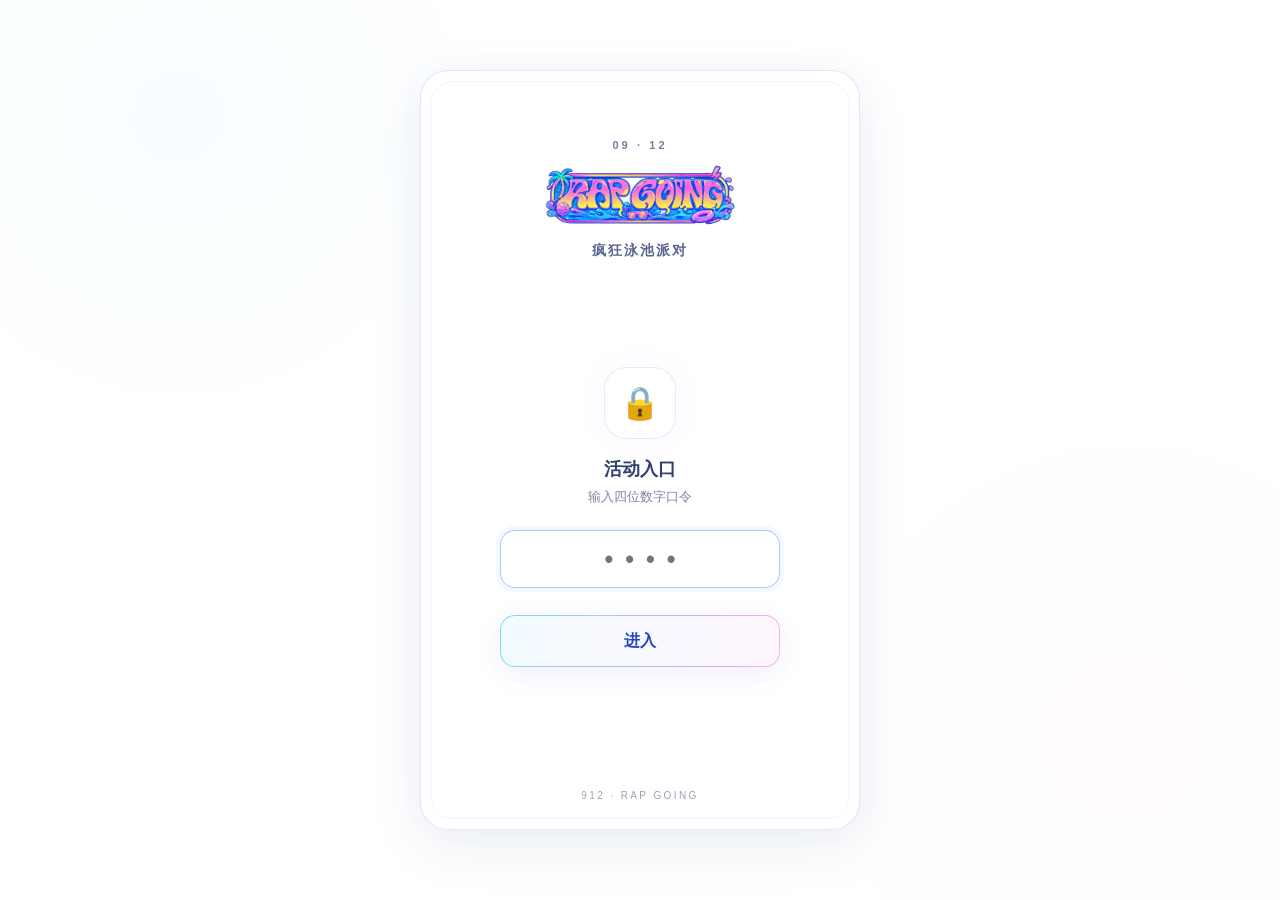
<file: index.html>
<!doctype html>
<html lang="zh-CN">
<head>
  <meta charset="utf-8" />
  <meta name="viewport" content="width=device-width, initial-scale=1, viewport-fit=cover" />
  <meta name="theme-color" content="#ffffff" />
  <title>912 RAP GOING · 疯狂泳池派对</title>
  <link rel="stylesheet" href="styles.css" />
</head>
<body>
  <div class="ambient ambient-a"></div>
  <div class="ambient ambient-b"></div>

  <main class="page-shell">
    <!-- 总入口密码 -->
    <section id="gate-panel" class="hub-panel gate-panel" aria-labelledby="gate-title">
      <header class="hub-header">
        <div class="eyebrow">09 · 12</div>
        <img id="gate-title" class="hub-logo" src="invitation/assets/logo.webp" alt="RAP GOING" />
        <p>疯狂泳池派对</p>
      </header>

      <div class="gate-content">
        <div class="lock-icon" aria-hidden="true">🔒</div>
        <div class="gate-copy">
          <strong>活动入口</strong>
          <span>输入四位数字口令</span>
        </div>
        <form id="gate-form" class="gate-form">
          <input id="gate-input" class="pin-input" type="password" inputmode="numeric" pattern="[0-9]*"
                 maxlength="4" autocomplete="off" aria-label="四位数字口令" placeholder="••••" />
          <div id="gate-error" class="error-text" role="alert"></div>
          <button class="glow-button" type="submit">进入</button>
        </form>
      </div>
      <footer class="hub-footer">912 · RAP GOING</footer>
    </section>

    <!-- 游戏总入口 -->
    <section id="hub-panel" class="hub-panel is-hidden" aria-labelledby="page-title">
      <header class="hub-header">
        <div class="eyebrow">09 · 12</div>
        <img id="page-title" class="hub-logo" src="invitation/assets/logo.webp" alt="RAP GOING" />
        <p>疯狂泳池派对</p>
      </header>

      <div class="game-list" aria-label="活动入口">
        <a class="game-card" href="secret-task/">
          <div class="game-icon" aria-hidden="true">🕵️</div>
          <div class="game-copy">
            <strong>秘密任务</strong>
            <span>SECRET MISSION</span>
          </div>
          <div class="game-arrow" aria-hidden="true">→</div>
        </a>

        <a class="game-card" href="remember-me/">
          <div class="game-icon" aria-hidden="true">📷</div>
          <div class="game-copy">
            <strong>Remember me</strong>
            <span>CHILDHOOD ARCHIVE</span>
          </div>
          <div class="game-arrow" aria-hidden="true">→</div>
        </a>

        <a class="game-card" href="invitation/">
          <div class="game-icon" aria-hidden="true">💌</div>
          <div class="game-copy">
            <strong>邀请函</strong>
            <span>INVITATION</span>
          </div>
          <div class="game-arrow" aria-hidden="true">→</div>
        </a>
      </div>
      <footer class="hub-footer">912 · RAP GOING</footer>
    </section>
  </main>
  <script src="app.js"></script>
</body>
</html>
</file>
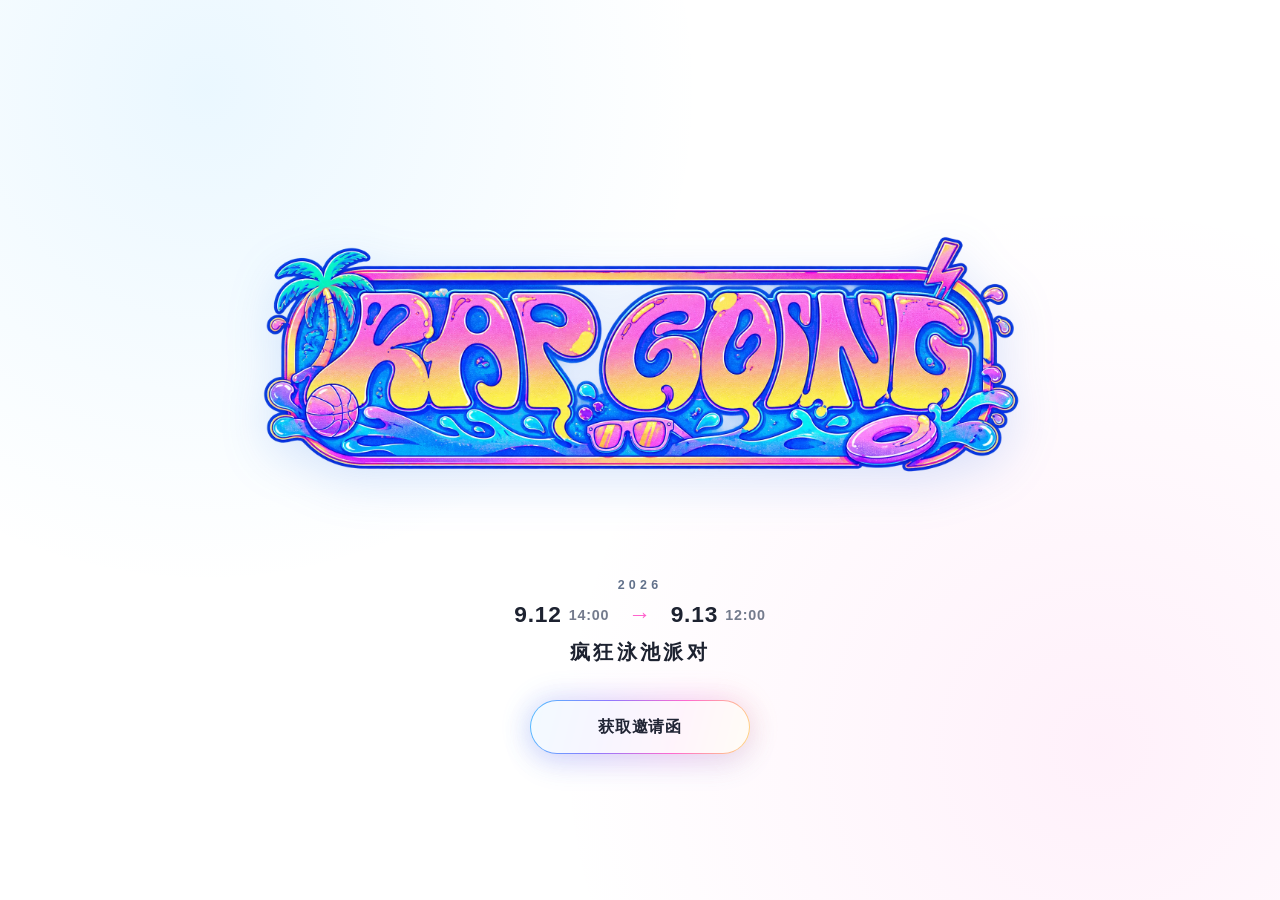
<file: invitation/index.html>
<!doctype html>
<html lang="zh-CN">
<head>
  <meta charset="utf-8" />
  <meta name="viewport" content="width=device-width, initial-scale=1" />
  <meta name="theme-color" content="#ffffff" />
  <meta name="description" content="RAP GOING 2026 疯狂泳池派对专属邀请函" />
  <title>RAP GOING 2026 · 疯狂泳池派对</title>
  <link rel="preload" as="image" href="./assets/logo.webp" />
  <link rel="stylesheet" href="./styles.css" />
</head>
<body>
  <div class="ambient ambient-a" aria-hidden="true"></div>
  <div class="ambient ambient-b" aria-hidden="true"></div>
  <div class="grain" aria-hidden="true"></div>

  <main class="app-shell">
    <section id="homeView" class="view is-active" aria-labelledby="homeTitle">
      <div class="home-card">
        <img class="hero-logo" src="./assets/logo.webp" alt="RAP GOING" draggable="false" fetchpriority="high" decoding="async" width="2048" height="768" />
        <h1 id="homeTitle" class="sr-only">RAP GOING 2026 疯狂泳池派对</h1>
        <div class="party-meta" aria-label="活动信息">
          <p class="year">2026</p>
          <p class="dates">9.12 <span>14:00</span> <i>→</i> 9.13 <span>12:00</span></p>
          <p class="party-name">疯狂泳池派对</p>
        </div>
        <button id="getInvitationBtn" class="neon-button primary" type="button">
          <span>获取邀请函</span>
        </button>
      </div>
    </section>

    <section id="lookupView" class="view" aria-labelledby="lookupTitle">
      <div class="lookup-card">
        <img class="mini-logo" src="./assets/logo.webp" alt="RAP GOING" draggable="false" decoding="async" width="2048" height="768" />
        <h2 id="lookupTitle" class="sr-only">输入昵称获取邀请函</h2>

        <form id="nicknameForm" class="nickname-form" novalidate>
          <label class="sr-only" for="nicknameInput">输入你的昵称</label>
          <div id="inputWrap" class="input-wrap">
            <input
              id="nicknameInput"
              name="nickname"
              type="text"
              inputmode="text"
              autocomplete="off"
              autocapitalize="off"
              spellcheck="false"
              maxlength="20"
              placeholder="输入你的昵称"
              aria-describedby="formHint"
            />
          </div>
          <p id="formHint" class="form-hint" aria-live="polite"></p>
          <button class="neon-button primary submit-btn" type="submit">
            <span>打开邀请函</span>
          </button>
        </form>

        <div id="matchingPanel" class="matching-panel" aria-live="polite" aria-hidden="true">
          <div class="matching-ring" aria-hidden="true"><span></span></div>
          <p id="matchingLabel" class="matching-label">MATCHING...</p>
          <p id="greetingText" class="greeting-text"></p>
        </div>

        <button class="text-button back-home" type="button" data-action="home">← 返回主页</button>
      </div>
    </section>

    <section id="successView" class="view success-view" aria-labelledby="successTitle">
      <div class="success-card">
        <h2 id="successTitle" class="sr-only">你的专属邀请函</h2>

        <button id="invitationImageButton" class="invitation-frame" type="button" aria-label="点击放大邀请函">
          <span class="image-shimmer" aria-hidden="true"></span>
          <img id="invitationImage" alt="专属邀请函" draggable="false" decoding="async" />
        </button>

        <p class="save-tip">点击图片放大 · 长按 / 截图保存邀请函</p>
        <a id="downloadOriginalBtn" class="neon-button secondary download-btn" href="#" download rel="noopener">
          <span>下载原图</span>
        </a>
        <button class="text-button" type="button" data-action="home">← 返回主页</button>
      </div>
    </section>

    <section id="notFoundView" class="view" aria-labelledby="notFoundTitle">
      <div class="not-found-card">
        <div class="cry-emoji" aria-hidden="true">🥺</div>
        <h2 id="notFoundTitle">抱歉哦宝宝，没有匹配到你的名字</h2>
        <p>请检查一下昵称有没有输错～</p>
        <p>这次没匹配到也没关系，欢迎下次一起来玩！</p>
        <button id="retryBtn" class="neon-button primary" type="button"><span>再试一次</span></button>
        <button class="text-button" type="button" data-action="home">← 返回主页</button>
      </div>
    </section>
  </main>

  <div id="imageModal" class="image-modal" aria-hidden="true" role="dialog" aria-modal="true" aria-label="邀请函大图">
    <button id="closeModalBtn" class="modal-close" type="button" aria-label="关闭大图">×</button>
    <div class="modal-scroll">
      <img id="modalImage" alt="专属邀请函大图" draggable="false" />
    </div>
    <p class="modal-tip">长按图片可保存 · 双指可缩放页面</p>
  </div>

  <script src="./app.js"></script>
</body>
</html>
</file>
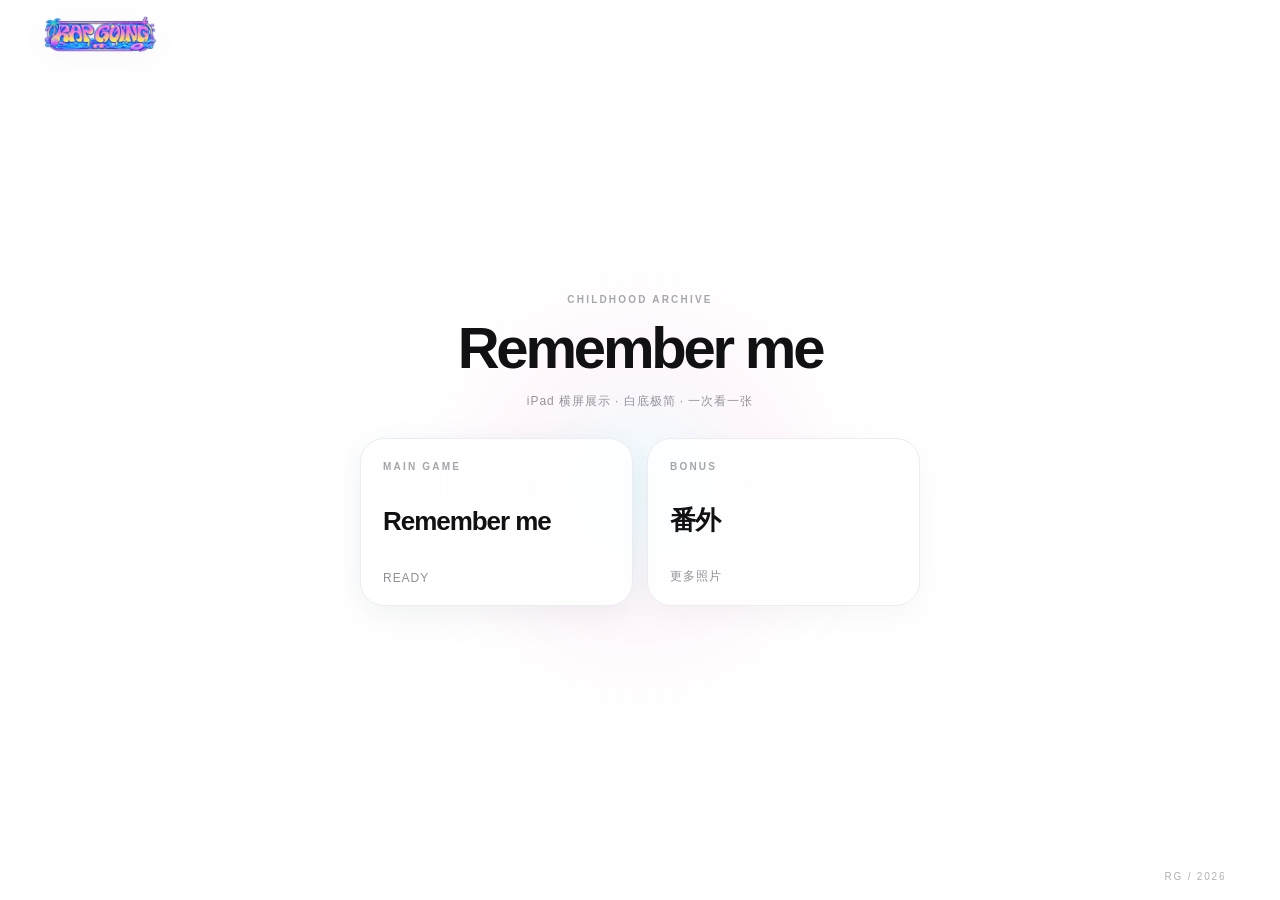
<file: remember-me/index.html>
<!doctype html>
<html lang="zh-CN">
<head>
  <meta charset="UTF-8" />
  <meta name="viewport" content="width=device-width, initial-scale=1, viewport-fit=cover" />
  <meta name="apple-mobile-web-app-capable" content="yes" />
  <meta name="theme-color" content="#ffffff" />
  <title>RG · Remember me</title>
  <link rel="stylesheet" href="style.css" />
  <link rel="stylesheet" href="brand-fix.css" />
</head>
<body>
  <main id="app" class="app">
    <section id="homeView" class="view home-view active" aria-label="首页">
      <img class="brand-logo" src="../invitation/assets/logo.webp" alt="RAP GOING" />
      <div class="corner-note">RG / 2026</div>
      <div class="home-panel">
        <p class="eyebrow">CHILDHOOD ARCHIVE</p>
        <h1>Remember me</h1>
        <p class="intro">iPad 横屏展示 · 白底极简 · 一次看一张</p>
        <div class="home-grid">
          <button id="homeGameCard" class="home-card">
            <span class="card-kicker">MAIN GAME</span>
            <span class="card-title">Remember me</span>
            <span class="card-meta"><span id="homeLoadedCount">0</span> / <span id="homeTotalCount">15</span></span>
          </button>
          <button id="homeExtraCard" class="home-card subtle">
            <span class="card-kicker">BONUS</span>
            <span class="card-title">番外</span>
            <span class="card-meta">更多照片</span>
          </button>
        </div>
      </div>
    </section>

    <section id="loadingView" class="view loading-view" aria-label="预加载">
      <img class="brand-logo" src="../invitation/assets/logo.webp" alt="RAP GOING" />
      <div class="loader-panel">
        <p class="eyebrow">CHILDHOOD ARCHIVE</p>
        <h2>Remember me</h2>
        <p class="micro">准备照片中 · <span id="loadedCount">0</span> / <span id="totalCount">15</span></p>
        <div class="progress-track" aria-hidden="true"><div id="progressBar" class="progress-bar"></div></div>
        <button id="startBtn" class="primary-btn" disabled>照片加载中</button>
        <button id="earlyBtn" class="text-btn">直接开始</button>
        <button id="backHomeBtn" class="text-btn secondary">返回首页</button>
      </div>
      <div class="corner-note">提前加载完成后再玩会更顺畅</div>
    </section>

    <section id="gameView" class="view game-view" aria-label="Remember me 游戏">
      <header class="topbar">
        <button id="exitBtn" class="icon-btn" aria-label="返回">←</button>
        <div class="game-title">Remember me</div>
        <div id="progressText" class="counter">01 / 15</div>
      </header>
      <div class="stage">
        <div id="photoShell" class="photo-shell waiting">
          <img id="photo" alt="Remember me photo" draggable="false" />
          <div class="photo-loading">LOADING</div>
        </div>
      </div>
      <footer class="controls">
        <div class="reveal-area">
          <button id="revealBtn" class="reveal-btn">揭晓</button>
          <div id="nameCard" class="name-card" aria-live="polite"></div>
        </div>
        <button id="nextBtn" class="next-btn" disabled aria-label="下一张">→</button>
      </footer>
    </section>

    <section id="endView" class="view end-view" aria-label="本轮结束">
      <img class="brand-logo" src="../invitation/assets/logo.webp" alt="RAP GOING" />
      <div class="end-panel">
        <p class="eyebrow">15 / 15</p>
        <h2>这一轮结束了</h2>
        <button id="againBtn" class="primary-btn">再来一轮</button>
        <button id="homeBtn" class="text-btn">返回首页</button>
      </div>
    </section>

    <section id="extraIntroView" class="view extra-intro-view" aria-label="番外介绍">
      <img class="brand-logo" src="../invitation/assets/logo.webp" alt="RAP GOING" />
      <div class="loader-panel">
        <p class="eyebrow">BONUS ARCHIVE</p>
        <h2>番外</h2>
        <p class="bonus-copy">由于大家太热情了…</p>
        <p class="bonus-subcopy">这里收录了一些没有放进主游戏的更多照片。</p>
        <button id="enterExtraBtn" class="primary-btn">进入</button>
        <button id="extraBackHomeBtn" class="text-btn secondary">返回首页</button>
      </div>
      <div class="corner-note">点击照片可放大查看</div>
    </section>

    <section id="extraView" class="view extra-view" aria-label="番外照片墙">
      <header class="topbar wide">
        <button id="closeExtraBtn" class="icon-btn" aria-label="返回">←</button>
        <div class="game-title">番外</div>
        <div class="counter"><span id="extraCount"></span></div>
      </header>
      <div id="masonry" class="masonry"></div>
    </section>

    <div id="lightbox" class="lightbox" hidden>
      <button id="lightboxClose" class="lightbox-close" aria-label="关闭">×</button>
      <img id="lightboxImg" alt="番外照片大图" />
    </div>
  </main>
  <script src="game-data.js"></script>
  <script src="app.js"></script>
</body>
</html>
</file>
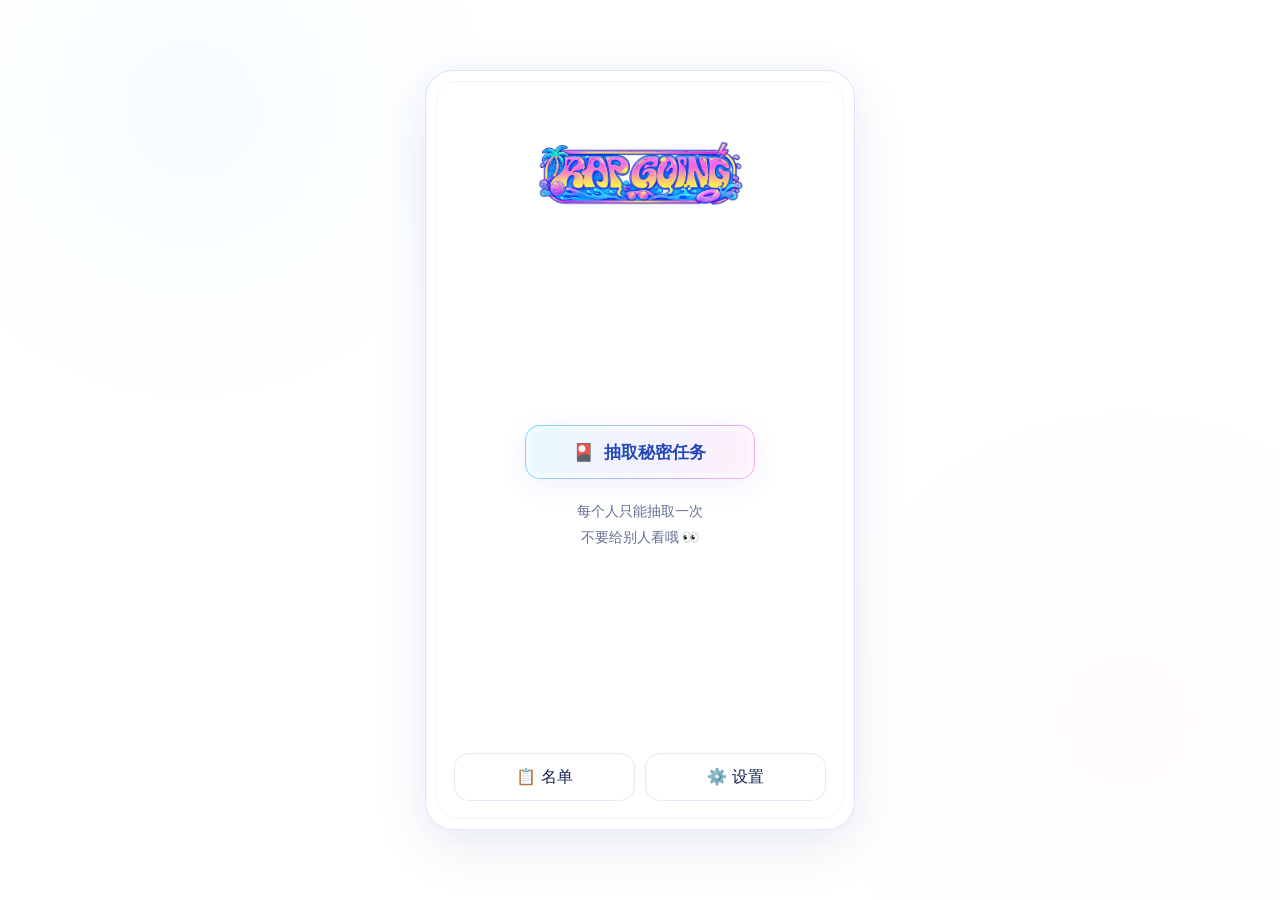
<file: secret-task/index.html>
<!doctype html>
<html lang="zh-CN">
<head>
  <meta charset="utf-8" />
  <meta name="viewport" content="width=device-width, initial-scale=1, viewport-fit=cover" />
  <meta name="theme-color" content="#ffffff" />
  <title>RAP GOING 秘密任务</title>
  <link rel="stylesheet" href="styles.css" />
  <link rel="stylesheet" href="brand-fix.css" />
</head>
<body>
  <div class="ambient ambient-a"></div>
  <div class="ambient ambient-b"></div>

  <main id="app" class="app-shell">
    <!-- 首页 -->
    <section id="view-home" class="view is-active">
      <div class="phone-panel home-panel">
        <header class="home-header">
          <div class="brand-wrap">
            <img class="brand-logo" src="../invitation/assets/logo.webp" alt="RAP GOING" />
          </div>
        </header>
        <div class="home-main">
          <button id="btn-enter-draw" class="primary-action glow-button" type="button">
            <span aria-hidden="true">🎴</span><span>抽取秘密任务</span>
          </button>
          <p class="helper-text">每个人只能抽取一次<br />不要给别人看哦 👀</p>
        </div>
        <nav class="home-tools" aria-label="管理工具">
          <button class="tool-link" data-nav="list" type="button"><span>📋</span> 名单</button>
          <button class="tool-link" data-nav="settings" type="button"><span>⚙️</span> 设置</button>
        </nav>
      </div>
    </section>

    <!-- 抽签 -->
    <section id="view-draw" class="view">
      <div class="phone-panel draw-panel">
        <button class="icon-button top-left" data-nav="home" type="button" aria-label="返回首页">←</button>
        <div class="draw-heading">任务抽取中</div>
        <div class="card-stack-bg" aria-hidden="true"><div></div><div></div><div></div></div>
        <div id="draw-stage-name" class="draw-stage is-active">
          <div class="name-dialog soft-card">
            <button id="btn-close-name" class="dialog-close" type="button" aria-label="关闭">×</button>
            <h2>输入你的名字</h2>
            <input id="name-input" class="text-input" type="text" maxlength="24" placeholder="请输入名字 / 昵称" autocomplete="off" />
            <button id="btn-start-draw" class="glow-button dialog-action" type="button">开始抽任务</button>
            <p id="name-error" class="error-text" role="alert"></p>
          </div>
        </div>
        <div id="draw-stage-preview" class="draw-stage">
          <div class="preview-orb"><div id="preview-emoji" class="preview-emoji" aria-live="polite">🥣</div></div>
          <h2 class="preview-question">要这张任务吗？</h2>
          <div class="preview-actions">
            <button id="btn-swap" class="secondary-action" type="button">换一张（3/3）</button>
            <button id="btn-accept" class="glow-button compact" type="button">要这张</button>
          </div>
          <p class="swap-note">最多可换 3 次</p>
        </div>
        <div id="draw-stage-reveal" class="draw-stage">
          <div id="flip-card" class="flip-card is-flipped">
            <div class="flip-card-inner">
              <div class="flip-card-front"><span id="reveal-emoji-front" class="reveal-emoji">🥣</span></div>
              <div class="flip-card-back">
                <span id="reveal-emoji" class="reveal-emoji small">🥣</span>
                <h2 id="reveal-title">妈妈</h2><p id="reveal-content"></p>
              </div>
            </div>
          </div>
          <button id="btn-generate-card" class="glow-button wide" type="button">生成任务卡</button>
        </div>
      </div>
    </section>

    <!-- 任务卡 -->
    <section id="view-card" class="view">
      <div class="phone-panel task-card-screen">
        <div id="capture-card" class="capture-card">
          <div class="task-brand-wrap"><img class="task-logo" src="../invitation/assets/logo.webp" alt="RAP GOING" /></div>
          <div class="secret-label">秘密任务</div>
          <div id="card-emoji" class="card-emoji">🥣</div>
          <h1 id="card-title">妈妈</h1><p id="card-content"></p>
          <div class="card-divider"></div><div id="card-name" class="card-name">NAME</div>
        </div>
        <p class="screenshot-tip">📸 截图保存这张任务卡</p>
        <button class="secondary-action full" data-nav="home" type="button">返回首页</button>
      </div>
    </section>

    <!-- 名单 -->
    <section id="view-list" class="view admin-view">
      <div class="admin-panel">
        <header class="admin-header">
          <button class="icon-button" data-nav="home" type="button" aria-label="返回首页">←</button>
          <div><h1>名单</h1><p id="list-summary" class="muted"></p></div>
          <button id="btn-reset-records-shortcut" class="text-button danger-lite" type="button">清空</button>
        </header>
        <div class="segmented" role="tablist" aria-label="名单排序">
          <button id="tab-draw-order" class="segment is-active" type="button" role="tab">抽卡顺序</button>
          <button id="tab-complete-order" class="segment" type="button" role="tab">完成顺序</button>
        </div>
        <div id="list-empty" class="empty-state is-hidden">还没有人抽卡 🎴</div><div id="records-list" class="record-list"></div>
      </div>
    </section>

    <!-- 设置 -->
    <section id="view-settings" class="view admin-view">
      <div class="admin-panel wide-admin">
        <header class="admin-header">
          <button class="icon-button" data-nav="home" type="button" aria-label="返回首页">←</button>
          <div><h1>设置</h1><p class="muted">本机保存，不进行多设备同步</p></div>
        </header>
        <div class="settings-grid">
          <section class="settings-card">
            <div class="settings-card-title-row"><h2>任务管理</h2><button id="btn-add-task" class="secondary-action small" type="button">＋ 添加任务</button></div>
            <div id="task-list" class="task-list"></div>
          </section>
          <section class="settings-card data-card"><h2>数据</h2><button id="btn-reset-all" class="secondary-action full danger" type="button">重置</button></section>
        </div>
      </div>
    </section>
  </main>

  <div id="task-modal" class="modal-layer is-hidden" role="dialog" aria-modal="true" aria-labelledby="task-modal-title">
    <div class="modal-card">
      <button id="btn-close-task-modal" class="dialog-close" type="button" aria-label="关闭">×</button>
      <h2 id="task-modal-title">编辑任务</h2>
      <label class="field-label">任务名称</label><input id="task-name-input" class="text-input" type="text" maxlength="30" />
      <label class="field-label">任务内容</label><textarea id="task-content-input" class="text-area" rows="6" maxlength="500"></textarea>
      <label class="field-label">抽取预览图标</label><input id="task-emoji-input" class="text-input emoji-input" type="text" maxlength="8" placeholder="例如：🥣" />
      <button id="btn-save-task" class="glow-button dialog-action" type="button">保存</button>
    </div>
  </div>

  <div id="confirm-modal" class="modal-layer is-hidden" role="dialog" aria-modal="true">
    <div class="modal-card confirm-card">
      <h2 id="confirm-title">确认操作？</h2><p id="confirm-message" class="muted"></p>
      <div class="confirm-actions"><button id="btn-confirm-cancel" class="secondary-action" type="button">取消</button><button id="btn-confirm-ok" class="secondary-action danger" type="button">确认</button></div>
    </div>
  </div>
  <script src="app.js"></script>
</body>
</html>
</file>
<file: styles.css>
:root {
  --ink: #17214f;
  --ink-soft: #667096;
  --line: rgba(53, 88, 210, 0.15);
  --cyan: #29c7ff;
  --blue: #2d6dff;
  --violet: #8a5cff;
  --pink: #ff72cf;
}
* { box-sizing: border-box; }
html, body { min-height: 100%; background: #fff; }
body {
  margin: 0; min-height: 100vh; color: var(--ink);
  background: radial-gradient(circle at 14% 13%, rgba(41,199,255,.035), transparent 26%), radial-gradient(circle at 88% 82%, rgba(255,114,207,.03), transparent 25%), #fff;
  font-family: Inter, ui-sans-serif, -apple-system, BlinkMacSystemFont, "Segoe UI", "PingFang SC", "Hiragino Sans GB", "Microsoft YaHei", Arial, sans-serif;
  -webkit-font-smoothing: antialiased;
}
button, input { font: inherit; color: inherit; }
.ambient { position: fixed; z-index: -1; pointer-events: none; border-radius: 999px; filter: blur(82px); opacity: .12; }
.ambient-a { width: 300px; height: 300px; left: -145px; top: 10%; background: rgba(41,199,255,.26); }
.ambient-b { width: 340px; height: 340px; right: -170px; bottom: 3%; background: rgba(255,114,207,.20); }
.page-shell { min-height: 100dvh; display: grid; place-items: center; padding: 20px; }
.hub-panel { position: relative; width: min(100%, 440px); min-height: min(760px, calc(100dvh - 40px)); display: flex; flex-direction: column; padding: 42px 28px 28px; overflow: hidden; border: 1px solid var(--line); border-radius: 28px; background: rgba(255,255,255,.95); box-shadow: 0 18px 55px rgba(37,58,126,.08), 0 0 28px rgba(80,120,255,.035); }
.hub-panel::before { content: ""; position: absolute; inset: 10px; pointer-events: none; border: 1px solid rgba(63,95,224,.07); border-radius: 22px; }
.hub-header { position: relative; z-index: 1; text-align: center; padding-top: 26px; }
.eyebrow { margin-bottom: 10px; color: #737da6; font-size: 11px; font-weight: 750; letter-spacing: .28em; }
/* 统一收小总入口 Logo，避免原图透明边距/高宽比导致溢出 */
.hub-logo { display:block; width:min(190px, 58%); height:auto; max-height:74px; object-fit:contain; margin:0 auto; }
.hub-header p { margin: 10px 0 0; color: #59658d; font-size: 14px; font-weight: 650; letter-spacing: .14em; }
.game-list { position: relative; z-index: 1; flex: 1; display: flex; flex-direction: column; justify-content: center; gap: 12px; padding: 34px 0; }
.game-card { width: 100%; min-height: 82px; display: grid; grid-template-columns: 54px 1fr 28px; gap: 13px; align-items: center; padding: 11px 17px; text-decoration: none; text-align: left; border: 1px solid transparent; border-radius: 18px; background: linear-gradient(rgba(255,255,255,.86), rgba(255,255,255,.86)) padding-box, linear-gradient(110deg, rgba(41,199,255,.34), rgba(45,109,255,.22), rgba(138,92,255,.24), rgba(255,114,207,.32)) border-box; box-shadow: 0 9px 26px rgba(45,70,150,.045), 0 0 24px rgba(138,92,255,.025); transition: transform .16s ease, box-shadow .16s ease; }
.game-card:hover { transform: translateY(-2px); box-shadow: 0 12px 32px rgba(45,70,150,.075), 0 0 28px rgba(255,114,207,.045); }
.game-icon { width: 48px; height: 48px; display: grid; place-items: center; border: 1px solid rgba(56,89,209,.10); border-radius: 15px; background: rgba(255,255,255,.65); font-size: 25px; }
.game-copy { min-width: 0; display: flex; flex-direction: column; gap: 5px; }
.game-copy strong { color: #283768; font-size: 17px; font-weight: 780; }
.game-copy span { color: #8991ae; font-size: 10px; letter-spacing: .13em; }
.game-arrow { color: #7884ad; font-size: 20px; text-align: right; }
.hub-footer { position: relative; z-index: 1; color: #9ba1b6; text-align: center; font-size: 10px; letter-spacing: .24em; }
.gate-panel { justify-content: space-between; }
.gate-content { position: relative; z-index: 1; flex: 1; display: flex; flex-direction: column; align-items: center; justify-content: center; padding: 22px 0 38px; }
.lock-icon { width: 72px; height: 72px; display: grid; place-items: center; margin-bottom: 18px; border: 1px solid rgba(55,88,212,.13); border-radius: 22px; background: rgba(255,255,255,.72); box-shadow: 0 0 32px rgba(138,92,255,.05); font-size: 32px; }
.gate-copy { display: flex; flex-direction: column; gap: 7px; margin-bottom: 24px; text-align: center; }
.gate-copy strong { font-size: 18px; color: #313f71; }
.gate-copy span { color: #7d86a7; font-size: 13px; }
.gate-form { width: min(100%, 280px); display: flex; flex-direction: column; align-items: stretch; }
.pin-input { width: 100%; height: 58px; border: 1px solid rgba(59,89,205,.17); border-radius: 15px; outline: none; background: rgba(255,255,255,.92); color: #2a3d7a; text-align: center; font-size: 25px; font-weight: 780; letter-spacing: .48em; text-indent: .48em; box-shadow: inset 0 0 0 1px rgba(255,255,255,.7); }
.pin-input:focus { border-color: rgba(45,109,255,.38); box-shadow: 0 0 0 4px rgba(45,109,255,.05); }
.error-text { min-height: 27px; padding-top: 8px; color: #d34c69; text-align: center; font-size: 12px; }
.glow-button { min-height: 52px; border: 1px solid transparent; border-radius: 15px; background: linear-gradient(rgba(255,255,255,.90), rgba(255,255,255,.90)) padding-box, linear-gradient(110deg, rgba(41,199,255,.65), rgba(45,109,255,.40), rgba(138,92,255,.48), rgba(255,114,207,.58)) border-box; color: #2348b8; font-weight: 750; box-shadow: 0 8px 28px rgba(45,109,255,.07), 0 0 28px rgba(255,114,207,.04); cursor: pointer; }
.is-hidden { display: none !important; }
.shake { animation: shake .28s ease; }
@keyframes shake { 25% { transform: translateX(-4px); } 50% { transform: translateX(4px); } 75% { transform: translateX(-2px); } }
@media (max-width: 720px) {
  .page-shell { padding: 0; }
  .hub-panel { width: 100%; min-height: 100dvh; border: 0; border-radius: 0; box-shadow: none; padding: 28px 22px 22px; }
  .hub-header { padding-top: 34px; }
  .hub-logo { width:min(170px, 56%); max-height:66px; }
  .game-list { padding: 30px 0; }
}
</file>
<file: invitation/styles.css>
:root {
  --ink: #1d2230;
  --muted: #747b8d;
  --line: rgba(73, 97, 185, 0.16);
  --pink: #ff5ecb;
  --blue: #43b9ff;
  --purple: #7f69ff;
  --yellow: #ffd567;
  --white: #fff;
  --shadow: 0 24px 70px rgba(62, 98, 207, 0.12);
}

* { box-sizing: border-box; }

html {
  min-height: 100%;
  background: #fff;
}

body {
  margin: 0;
  min-width: 320px;
  min-height: 100dvh;
  color: var(--ink);
  background:
    radial-gradient(circle at 16% 10%, rgba(67,185,255,.11), transparent 31rem),
    radial-gradient(circle at 86% 83%, rgba(255,94,203,.09), transparent 34rem),
    #fff;
  font-family: Inter, ui-sans-serif, -apple-system, BlinkMacSystemFont, "Segoe UI", "PingFang SC", "Hiragino Sans GB", "Microsoft YaHei", sans-serif;
  overflow-x: hidden;
}

button, input { font: inherit; }
button { -webkit-tap-highlight-color: transparent; }

.ambient {
  position: fixed;
  z-index: -3;
  width: 28rem;
  height: 28rem;
  border-radius: 50%;
  filter: blur(88px);
  opacity: .18;
  pointer-events: none;
}

.ambient-a { left: -11rem; top: 10%; background: #56c7ff; }
.ambient-b { right: -13rem; bottom: -3rem; background: #ff62c9; }

.grain {
  position: fixed;
  inset: 0;
  z-index: -2;
  pointer-events: none;
  opacity: .16;
  background-image: url("data:image/svg+xml,%3Csvg viewBox='0 0 180 180' xmlns='http://www.w3.org/2000/svg'%3E%3Cfilter id='n'%3E%3CfeTurbulence type='fractalNoise' baseFrequency='.95' numOctaves='2' stitchTiles='stitch'/%3E%3C/filter%3E%3Crect width='100%25' height='100%25' filter='url(%23n)' opacity='.10'/%3E%3C/svg%3E");
}

.app-shell {
  width: 100%;
  min-height: 100dvh;
}

.view {
  display: none;
  min-height: 100dvh;
  width: 100%;
  padding: max(24px, env(safe-area-inset-top)) 20px max(26px, env(safe-area-inset-bottom));
  opacity: 0;
}

.view.is-active {
  display: grid;
  place-items: center;
  animation: viewIn .45s cubic-bezier(.2,.75,.25,1) forwards;
}

@keyframes viewIn {
  from { opacity: 0; transform: translateY(9px); }
  to { opacity: 1; transform: translateY(0); }
}

.home-card,
.lookup-card,
.not-found-card,
.success-card {
  width: min(100%, 740px);
  text-align: center;
}

.home-card {
  display: flex;
  flex-direction: column;
  align-items: center;
  padding: 18px 0 8px;
}

.hero-logo {
  display: block;
  width: min(92vw, 760px);
  max-height: 42vh;
  object-fit: contain;
  user-select: none;
  filter: drop-shadow(0 14px 24px rgba(34,106,231,.16));
  animation: logoFloat 5.6s ease-in-out infinite;
}

@keyframes logoFloat {
  0%, 100% { transform: translateY(0); }
  50% { transform: translateY(-5px); }
}

.party-meta {
  margin: clamp(4px, 1.2vh, 13px) 0 28px;
}

.party-meta p { margin: 0; }
.party-meta .year {
  font-size: .78rem;
  font-weight: 800;
  letter-spacing: .34em;
  color: #62718b;
  margin-bottom: 9px;
}

.dates {
  font-size: clamp(1.08rem, 2.7vw, 1.42rem);
  font-weight: 800;
  letter-spacing: .035em;
}

.dates span {
  font-size: .63em;
  font-weight: 700;
  color: var(--muted);
  vertical-align: 2px;
}

.dates i {
  display: inline-block;
  margin: 0 .52em;
  font-style: normal;
  color: var(--pink);
}

.party-name {
  margin-top: 10px !important;
  font-size: clamp(1.02rem, 2.5vw, 1.28rem);
  font-weight: 800;
  letter-spacing: .16em;
}

.neon-button {
  position: relative;
  min-width: 220px;
  height: 54px;
  border: 0;
  border-radius: 999px;
  padding: 1px;
  color: #202434;
  background: linear-gradient(105deg, rgba(67,185,255,.92), rgba(127,105,255,.88), rgba(255,94,203,.92), rgba(255,213,103,.85));
  cursor: pointer;
  box-shadow: 0 10px 30px rgba(84,117,231,.14), 0 0 28px rgba(255,94,203,.08);
  transition: transform .18s ease, box-shadow .18s ease;
}

.neon-button::before {
  content: "";
  position: absolute;
  inset: -6px;
  z-index: -1;
  border-radius: inherit;
  background: inherit;
  filter: blur(13px);
  opacity: .18;
  transition: opacity .18s ease;
}

.neon-button > span {
  display: grid;
  place-items: center;
  width: 100%;
  height: 100%;
  border-radius: inherit;
  background: rgba(255,255,255,.93);
  font-weight: 800;
  letter-spacing: .06em;
}

.neon-button:hover { transform: translateY(-1px); box-shadow: 0 14px 38px rgba(84,117,231,.18); }
.neon-button:hover::before { opacity: .30; }
.neon-button:active { transform: translateY(1px) scale(.99); }
.neon-button:focus-visible,
.text-button:focus-visible,
.modal-close:focus-visible,
.invitation-frame:focus-visible,
input:focus-visible {
  outline: 3px solid rgba(67,185,255,.25);
  outline-offset: 4px;
}

.lookup-card {
  display: flex;
  flex-direction: column;
  align-items: center;
}

.mini-logo {
  width: min(68vw, 410px);
  max-height: 190px;
  object-fit: contain;
  margin-bottom: 34px;
  user-select: none;
}

.nickname-form {
  width: min(100%, 430px);
  display: flex;
  flex-direction: column;
  align-items: center;
}

.input-wrap {
  position: relative;
  width: 100%;
  border-radius: 22px;
  padding: 1px;
  background: linear-gradient(110deg, rgba(67,185,255,.7), rgba(255,255,255,.9) 36%, rgba(255,94,203,.66));
  box-shadow: 0 12px 34px rgba(63,95,175,.07);
}

.input-wrap::after {
  content: "";
  position: absolute;
  inset: -5px;
  z-index: -1;
  border-radius: 26px;
  background: linear-gradient(110deg, rgba(67,185,255,.32), transparent 42%, rgba(255,94,203,.3));
  filter: blur(10px);
  opacity: .34;
}

.input-wrap.is-scanning {
  overflow: hidden;
}

.input-wrap.is-scanning::before {
  content: "";
  position: absolute;
  z-index: 2;
  top: 0;
  bottom: 0;
  width: 34%;
  left: -38%;
  background: linear-gradient(90deg, transparent, rgba(80,205,255,.38), rgba(255,100,211,.34), transparent);
  filter: blur(4px);
  animation: scan 1.05s ease-in-out infinite;
  pointer-events: none;
}

@keyframes scan { to { left: 108%; } }

#nicknameInput {
  width: 100%;
  height: 62px;
  border: 0;
  border-radius: 21px;
  padding: 0 22px;
  background: rgba(255,255,255,.94);
  color: var(--ink);
  text-align: center;
  font-size: 1.05rem;
  font-weight: 700;
  letter-spacing: .04em;
  box-shadow: inset 0 0 0 1px rgba(255,255,255,.78);
}

#nicknameInput::placeholder { color: #a4a9b7; font-weight: 600; }
#nicknameInput:focus { outline: 0; }

.form-hint {
  min-height: 24px;
  margin: 8px 0 12px;
  color: #d14c9c;
  font-size: .88rem;
  font-weight: 700;
}

.submit-btn { width: min(100%, 290px); }

.text-button {
  border: 0;
  background: transparent;
  color: #7d8392;
  padding: 11px 12px;
  cursor: pointer;
  font-size: .9rem;
  font-weight: 650;
  transition: color .18s ease, transform .18s ease;
}

.text-button:hover { color: #3f4658; transform: translateY(-1px); }
.back-home { margin-top: 20px; }

.matching-panel {
  display: none;
  width: min(100%, 430px);
  min-height: 182px;
  padding-top: 8px;
  flex-direction: column;
  align-items: center;
  justify-content: center;
}

.matching-panel.is-active { display: flex; }
.matching-ring {
  position: relative;
  width: 50px;
  height: 50px;
  border-radius: 50%;
  background: conic-gradient(from 30deg, var(--blue), var(--pink), var(--yellow), var(--blue));
  animation: spin .82s linear infinite;
  box-shadow: 0 0 28px rgba(91,149,255,.18);
}

.matching-ring::after {
  content: "";
  position: absolute;
  inset: 4px;
  border-radius: 50%;
  background: #fff;
}

@keyframes spin { to { transform: rotate(360deg); } }

.matching-label {
  margin: 16px 0 0;
  font-size: .82rem;
  font-weight: 900;
  letter-spacing: .22em;
  color: #65708a;
}

.greeting-text {
  min-height: 28px;
  margin: 9px 0 0;
  font-size: clamp(1.1rem, 3vw, 1.35rem);
  font-weight: 900;
  letter-spacing: .025em;
  background: linear-gradient(105deg, #258bd0, #6a66db 47%, #db4b9b);
  -webkit-background-clip: text;
  background-clip: text;
  color: transparent;
  opacity: 0;
  transform: translateY(4px);
  transition: opacity .28s ease, transform .28s ease;
}

.greeting-text.is-visible { opacity: 1; transform: translateY(0); }

.success-view { align-items: start !important; }
.success-card {
  display: flex;
  flex-direction: column;
  align-items: center;
  padding-top: 0;
}

.invitation-frame {
  position: relative;
  display: block;
  width: min(95vw, 560px);
  padding: 0;
  border: 0;
  border-radius: 18px;
  background: #f5f7ff;
  cursor: zoom-in;
  overflow: hidden;
  box-shadow: var(--shadow), 0 0 0 1px rgba(95,115,190,.10);
}

.invitation-frame::before {
  content: "";
  position: absolute;
  inset: 0;
  z-index: 2;
  border-radius: inherit;
  pointer-events: none;
  box-shadow: inset 0 0 0 1px rgba(255,255,255,.7);
}

#invitationImage {
  display: block;
  width: 100%;
  height: auto;
  min-height: 300px;
  object-fit: cover;
  background: #f5f7ff;
  user-select: none;
  opacity: 0;
  transform: scale(.985);
  transition: opacity .45s ease, transform .55s cubic-bezier(.2,.8,.25,1);
}

#invitationImage.is-loaded { opacity: 1; transform: scale(1); }

.image-shimmer {
  position: absolute;
  inset: 0;
  z-index: 1;
  background: linear-gradient(105deg, #f4f7ff 25%, #fff 38%, #f7effb 50%, #f4f7ff 62%);
  background-size: 260% 100%;
  animation: shimmer 1.25s linear infinite;
}

.invitation-frame.is-loaded .image-shimmer { display: none; }
@keyframes shimmer { to { background-position: -180% 0; } }

.save-tip {
  margin: 16px 0 5px;
  color: #7e8493;
  font-size: .86rem;
  font-weight: 650;
}

.not-found-card {
  width: min(100%, 520px);
  padding: 12px 0;
}

.cry-emoji {
  font-size: clamp(4.4rem, 16vw, 6.4rem);
  line-height: 1;
  margin-bottom: 24px;
  animation: cryBob 2.8s ease-in-out infinite;
  filter: drop-shadow(0 12px 22px rgba(65,100,180,.08));
}

@keyframes cryBob {
  0%, 100% { transform: translateY(0) rotate(0); }
  50% { transform: translateY(-5px) rotate(-2deg); }
}

.not-found-card h2 {
  margin: 0 auto 16px;
  max-width: 430px;
  font-size: clamp(1.28rem, 4.2vw, 1.72rem);
  line-height: 1.45;
}

.not-found-card p {
  margin: 5px auto;
  color: var(--muted);
  font-size: .95rem;
  line-height: 1.7;
}

.not-found-card .neon-button { margin-top: 24px; }
.not-found-card .text-button { display: block; margin: 9px auto 0; }

.image-modal {
  position: fixed;
  inset: 0;
  z-index: 50;
  display: none;
  background: rgba(12,18,35,.94);
  color: white;
  opacity: 0;
  transition: opacity .22s ease;
}

.image-modal.is-open {
  display: block;
  opacity: 1;
}

.modal-scroll {
  width: 100%;
  height: 100%;
  overflow: auto;
  padding: 58px 18px 72px;
  display: flex;
  justify-content: center;
  align-items: flex-start;
  overscroll-behavior: contain;
}

#modalImage {
  display: block;
  width: min(96vw, 900px);
  height: auto;
  border-radius: 12px;
  box-shadow: 0 28px 90px rgba(0,0,0,.38);
  user-select: none;
}

.modal-close {
  position: fixed;
  z-index: 52;
  right: max(15px, env(safe-area-inset-right));
  top: max(13px, env(safe-area-inset-top));
  width: 42px;
  height: 42px;
  display: grid;
  place-items: center;
  border: 1px solid rgba(255,255,255,.25);
  border-radius: 50%;
  color: white;
  background: rgba(255,255,255,.11);
  backdrop-filter: blur(14px);
  font-size: 1.7rem;
  line-height: 1;
  cursor: pointer;
}

.modal-tip {
  position: fixed;
  left: 50%;
  bottom: max(15px, env(safe-area-inset-bottom));
  transform: translateX(-50%);
  z-index: 52;
  margin: 0;
  padding: 9px 14px;
  border-radius: 999px;
  background: rgba(18,26,49,.66);
  color: rgba(255,255,255,.83);
  backdrop-filter: blur(14px);
  font-size: .78rem;
  white-space: nowrap;
}

body.modal-open { overflow: hidden; }
.sr-only {
  position: absolute !important;
  width: 1px !important;
  height: 1px !important;
  padding: 0 !important;
  margin: -1px !important;
  overflow: hidden !important;
  clip: rect(0,0,0,0) !important;
  white-space: nowrap !important;
  border: 0 !important;
}

@media (max-width: 620px) {
  .view { padding-inline: 17px; }
  .hero-logo { width: 96vw; }
  .home-card { transform: translateY(-1.5vh); }
  .party-meta { margin-top: 0; }
  .mini-logo { width: 78vw; margin-bottom: 28px; }
  #nicknameInput { height: 59px; }
}

@media (min-width: 900px) and (min-height: 760px) {
  .hero-logo { max-height: 46vh; }
  .party-meta { margin-bottom: 34px; }
}

@media (prefers-reduced-motion: reduce) {
  *, *::before, *::after {
    animation-duration: .01ms !important;
    animation-iteration-count: 1 !important;
    scroll-behavior: auto !important;
    transition-duration: .01ms !important;
  }
}


/* Preview v2: invitation-first mobile layout */
@media (max-width: 640px) {
  .success-view {
    padding-left: 10px;
    padding-right: 10px;
    padding-top: max(10px, env(safe-area-inset-top));
  }
  .invitation-frame {
    width: min(96vw, 520px);
    border-radius: 15px;
  }
  .save-tip {
    margin-top: 12px;
    font-size: .82rem;
  }
}


.neon-button.secondary {
  min-width: 220px;
  text-decoration: none;
}

.download-btn {
  display: inline-block;
  margin-top: 6px;
  margin-bottom: 4px;
}

.success-card {
  display: flex;
  flex-direction: column;
  align-items: center;
}

.success-card .text-button {
  margin-top: 6px;
}
</file>
<file: remember-me/style.css>
:root {
  --bg:#fff;
  --ink:#111114;
  --muted:#8d8d96;
  --line:#ececf1;
  --soft:#f7f7fa;
  --cyan:#73e8ff;
  --pink:#ff86c8;
  --safe-top:max(18px, env(safe-area-inset-top));
  --safe-bottom:max(18px, env(safe-area-inset-bottom));
}
*{box-sizing:border-box;-webkit-tap-highlight-color:transparent}
html,body{margin:0;width:100%;height:100%;background:var(--bg);color:var(--ink);font-family:-apple-system,BlinkMacSystemFont,"SF Pro Display","PingFang SC","Helvetica Neue",Arial,sans-serif;overflow:hidden}
body{position:fixed;inset:0}
button{font:inherit;color:inherit;cursor:pointer}
img{max-width:100%}
.app,.view{width:100%;height:100%;min-height:100dvh}
.view{display:none;background:#fff}.view.active{display:flex}
.brand-logo{position:absolute;left:4.2vw;top:var(--safe-top);width:150px;max-height:72px;height:auto;object-fit:contain;display:block;z-index:3;filter:drop-shadow(0 6px 14px rgba(20,20,30,.035))}
.corner-note{position:absolute;right:4.2vw;bottom:var(--safe-bottom);font-size:10px;letter-spacing:.18em;color:#b0b0b6;text-align:right;max-width:28ch}
.eyebrow{margin:0 0 14px;font-size:10px;letter-spacing:.22em;color:#a6a6ad;font-weight:650}
h1,h2{margin:0;font-size:clamp(34px,5vw,58px);font-weight:680;letter-spacing:-.055em;line-height:1}
h2{font-size:clamp(30px,4vw,50px)}
.intro,.bonus-copy,.bonus-subcopy,.micro{margin:0;color:#94949b}
.intro{margin-top:16px;font-size:12px;letter-spacing:.08em}
.bonus-copy{margin-top:22px;font-size:15px;font-weight:600;color:#515159}
.bonus-subcopy{margin-top:8px;font-size:13px;line-height:1.7}
.micro{margin:28px 0 10px;font-size:11px;letter-spacing:.14em}
.primary-btn{display:block;width:100%;height:52px;border:1px solid #1b1b1e;border-radius:16px;background:#111114;color:#fff;font-weight:650;letter-spacing:.03em;transition:.2s ease}
.primary-btn:disabled{background:#f4f4f6;color:#aaaab1;border-color:#ededf0}
.primary-btn:not(:disabled):active{transform:scale(.985)}
.text-btn{margin-top:14px;padding:9px 18px;border:0;background:transparent;color:#9b9ba2;font-size:12px}
.text-btn.secondary{margin-top:6px}
.progress-track{width:100%;height:2px;background:#ededf1;border-radius:9px;overflow:hidden;margin:0 0 28px}
.progress-bar{width:0%;height:100%;background:linear-gradient(90deg,var(--cyan),var(--pink));transition:width .22s ease}

.home-view,.loading-view,.end-view,.extra-intro-view{position:relative;align-items:center;justify-content:center;padding:var(--safe-top) 7vw var(--safe-bottom)}
.home-view::before,.loading-view::before,.end-view::before,.extra-intro-view::before{content:"";position:absolute;width:34vw;height:34vw;left:33vw;top:30%;background:radial-gradient(circle,rgba(115,232,255,.14),rgba(255,134,200,.08) 42%,transparent 70%);filter:blur(28px);pointer-events:none}
.home-panel,.loader-panel,.end-panel{position:relative;width:min(560px,72vw);text-align:center;z-index:1}
.home-grid{display:grid;grid-template-columns:1fr 1fr;gap:14px;margin-top:28px}
.home-card{min-height:168px;border:1px solid var(--line);border-radius:24px;background:rgba(255,255,255,.84);padding:22px 22px 20px;text-align:left;display:flex;flex-direction:column;justify-content:space-between;box-shadow:0 12px 36px rgba(20,20,30,.045),0 0 20px rgba(115,232,255,.06),0 0 28px rgba(255,134,200,.03);transition:.2s ease}
.home-card:hover{transform:translateY(-2px);box-shadow:0 14px 42px rgba(20,20,30,.06),0 0 24px rgba(115,232,255,.08),0 0 34px rgba(255,134,200,.05)}
.home-card.subtle{box-shadow:0 10px 30px rgba(20,20,30,.035)}
.card-kicker{font-size:10px;letter-spacing:.22em;color:#a5a5ac;font-weight:650}
.card-title{display:block;font-size:26px;font-weight:700;letter-spacing:-.04em}
.card-meta{display:block;font-size:12px;color:#8f8f97;letter-spacing:.08em}

.game-view,.extra-view{flex-direction:column;padding:var(--safe-top) max(22px,3.4vw) var(--safe-bottom);gap:12px;position:relative}
.topbar{height:42px;display:grid;grid-template-columns:60px 1fr 80px;align-items:center;flex:0 0 auto}
.topbar.wide{grid-template-columns:60px 1fr 60px}
.icon-btn{width:42px;height:42px;border:1px solid var(--line);background:#fff;border-radius:14px;font-size:19px;line-height:1}
.game-title{text-align:center;font-size:13px;font-weight:650;letter-spacing:.06em}
.counter{text-align:right;font-size:11px;letter-spacing:.12em;color:#9b9ba2;font-variant-numeric:tabular-nums}
.stage{flex:1 1 auto;min-height:0;display:flex;align-items:center;justify-content:center;padding:2px 0}
.photo-shell{position:relative;height:min(70vh,740px);width:min(80vw,1040px);max-width:100%;background:#fff;border:1px solid #ececf0;border-radius:20px;overflow:hidden;box-shadow:0 16px 50px rgba(20,20,30,.055),0 0 28px rgba(115,232,255,.05),0 0 38px rgba(255,134,200,.035)}
.photo-shell img{width:100%;height:100%;display:block;object-fit:contain;object-position:center;background:#fff;user-select:none;-webkit-user-drag:none;transition:opacity .15s ease}
.photo-loading{position:absolute;inset:0;display:flex;align-items:center;justify-content:center;background:#fff;color:#b2b2b8;font-size:9px;letter-spacing:.22em;opacity:0;pointer-events:none;transition:opacity .15s}
.photo-shell.waiting .photo-loading{opacity:1}.photo-shell.waiting img{opacity:0}
.controls{height:72px;display:grid;grid-template-columns:72px 1fr 72px;align-items:center;flex:0 0 auto}
.reveal-area{grid-column:2;display:flex;justify-content:center;align-items:center;height:60px;position:relative}
.reveal-btn{min-width:160px;height:46px;padding:0 28px;border:1px solid #202025;background:#fff;border-radius:16px;font-weight:650;box-shadow:0 0 0 0 rgba(115,232,255,0);transition:.22s ease}
.reveal-btn:active{transform:scale(.98);box-shadow:0 0 24px rgba(115,232,255,.16),0 0 30px rgba(255,134,200,.12)}
.name-card{display:none;font-size:clamp(24px,3.1vw,38px);font-weight:720;letter-spacing:-.04em;text-align:center}
.name-card.show{display:block;animation:reveal .22s ease-out}
.next-btn{grid-column:3;width:52px;height:52px;justify-self:end;border:1px solid var(--line);border-radius:16px;background:#fff;font-size:25px;transition:.18s ease}
.next-btn:disabled{opacity:.22}.next-btn:not(:disabled):active{transform:translateX(2px)}
@keyframes reveal{from{opacity:0;transform:translateY(6px) scale(.985)}to{opacity:1;transform:none}}
.end-view{flex-direction:column}.end-panel h2{font-size:clamp(30px,4.2vw,48px);margin-bottom:34px}

.extra-view{overflow:auto;gap:18px}
.masonry{column-count:4;column-gap:18px;padding-bottom:10px}
.tile{break-inside:avoid;margin:0 0 18px;position:relative;display:block;border:1px solid #ececf0;background:#fff;border-radius:20px;padding:12px;box-shadow:0 10px 28px rgba(18,18,26,.04);transform:translateY(var(--offset,0)) rotate(var(--rot,0deg));transition:.18s ease}
.tile:hover{transform:translateY(calc(var(--offset,0) - 2px)) rotate(var(--rot,0deg)) scale(1.01);box-shadow:0 14px 34px rgba(18,18,26,.06)}
.tile img{display:block;width:100%;height:auto;border-radius:12px;background:#fff}
.lightbox{position:fixed;inset:0;background:rgba(255,255,255,.94);backdrop-filter:blur(8px);display:flex;align-items:center;justify-content:center;padding:7vh 6vw;z-index:90}
.lightbox img{max-width:100%;max-height:100%;object-fit:contain;border-radius:20px;box-shadow:0 20px 56px rgba(0,0,0,.08)}
.lightbox-close{position:absolute;right:22px;top:22px;width:46px;height:46px;border-radius:14px;border:1px solid var(--line);background:#fff;font-size:28px;line-height:1}
[hidden]{display:none !important}

@media (max-width:1100px){.masonry{column-count:3}.photo-shell{height:min(68vh,700px);width:min(82vw,980px)}}
@media (max-width:760px){.home-grid{grid-template-columns:1fr}.home-panel,.loader-panel,.end-panel{width:min(92vw,560px)}.masonry{column-count:2}.photo-shell{height:min(60vh,560px);width:100%}}
@media (orientation:portrait){body::after{content:"建议横屏游玩";position:fixed;z-index:120;inset:auto 16px 16px;background:#111;color:#fff;padding:12px 14px;border-radius:14px;text-align:center;font-size:12px;letter-spacing:.05em}.photo-shell{height:min(58dvh,560px)}.controls{height:78px}.masonry{column-count:2}}
</file>
<file: remember-me/brand-fix.css>
/* Remember me logo calibration */
.brand-logo{
  width:112px !important;
  max-height:50px !important;
  left:max(22px,3.4vw) !important;
  top:max(14px,env(safe-area-inset-top)) !important;
  object-fit:contain !important;
}
@media(max-width:760px){.brand-logo{width:98px !important;max-height:44px !important}}
</file>
<file: secret-task/styles.css>
:root {
  --ink: #17214f;
  --ink-soft: #667096;
  --line: rgba(53, 88, 210, 0.16);
  --cyan: #29c7ff;
  --blue: #2d6dff;
  --violet: #8a5cff;
  --pink: #ff72cf;
  --danger: #e95272;
  --success: #36aa72;
  --surface: rgba(255, 255, 255, 0.92);
  --shadow: 0 18px 55px rgba(37, 58, 126, 0.09);
  --radius-xl: 28px;
}

* { box-sizing: border-box; }
html { min-height: 100%; background: #fff; }
body {
  margin: 0;
  min-height: 100vh;
  color: var(--ink);
  background:
    radial-gradient(circle at 15% 12%, rgba(41,199,255,.035), transparent 24%),
    radial-gradient(circle at 88% 80%, rgba(255,114,207,.028), transparent 25%),
    #fff;
  font-family: Inter, ui-sans-serif, -apple-system, BlinkMacSystemFont, "Segoe UI",
    "PingFang SC", "Hiragino Sans GB", "Microsoft YaHei", Arial, sans-serif;
  -webkit-font-smoothing: antialiased;
}

button, input, textarea { font: inherit; color: inherit; }
button { cursor: pointer; }
button:disabled { cursor: not-allowed; }

.ambient {
  position: fixed; pointer-events: none; z-index: -1; border-radius: 999px;
  filter: blur(80px); opacity: .13;
}
.ambient-a { width: 280px; height: 280px; left: -140px; top: 18%; background: rgba(41,199,255,.24); }
.ambient-b { width: 320px; height: 320px; right: -160px; bottom: 4%; background: rgba(255,114,207,.18); }

.app-shell { min-height: 100vh; }
.view { display: none; min-height: 100vh; padding: 20px; }
.view.is-active { display: flex; align-items: center; justify-content: center; }

.phone-panel {
  position: relative;
  width: min(100%, 430px);
  min-height: min(760px, calc(100vh - 40px));
  border: 1px solid var(--line);
  border-radius: var(--radius-xl);
  background: rgba(255,255,255,.95);
  box-shadow: var(--shadow), 0 0 24px rgba(80,120,255,.04);
  overflow: hidden;
}
.phone-panel::before {
  content: "";
  position: absolute; inset: 10px; pointer-events: none;
  border-radius: 22px; border: 1px solid rgba(63,95,224,.07);
}

.home-panel { display: flex; flex-direction: column; padding: 44px 28px 28px; }
.home-header { display: flex; justify-content: center; padding-top: 24px; }
.brand-wrap { min-height: 130px; display: flex; align-items: center; justify-content: center; width: 100%; }
.brand-logo { width: min(320px, 88%); max-height: 180px; object-fit: contain; filter: none; }
.brand-fallback, .task-brand-fallback {
  font-weight: 950; letter-spacing: -.055em;
  background: linear-gradient(110deg, #2d6dff, #8a5cff 56%, #ff72cf);
  -webkit-background-clip: text; background-clip: text; color: transparent;
}
.brand-fallback { font-size: clamp(42px, 12vw, 66px); }
.task-brand-fallback { font-size: 28px; }

.home-main {
  flex: 1; display: flex; flex-direction: column; align-items: center;
  justify-content: center; gap: 20px;
}
.helper-text { margin: 0; color: var(--ink-soft); text-align: center; line-height: 1.85; font-size: 14px; }
.home-tools { display: grid; grid-template-columns: 1fr 1fr; gap: 10px; z-index: 1; }

.tool-link {
  min-height: 48px; border: 1px solid rgba(66,94,200,.13);
  background: rgba(255,255,255,.68); border-radius: 15px;
  transition: transform .18s ease, border-color .18s ease, box-shadow .18s ease;
}
.tool-link:hover { transform: translateY(-1px); border-color: rgba(66,94,200,.26); box-shadow: 0 8px 20px rgba(60,72,140,.06); }

.glow-button, .secondary-action, .text-button, .icon-button, .segment {
  appearance: none; outline: none;
}
.glow-button {
  position: relative; min-height: 54px; padding: 0 24px; border-radius: 15px;
  border: 1px solid transparent;
  background:
    linear-gradient(rgba(255,255,255,.90), rgba(255,255,255,.90)) padding-box,
    linear-gradient(110deg, rgba(41,199,255,.66), rgba(45,109,255,.42), rgba(138,92,255,.50), rgba(255,114,207,.58)) border-box;
  color: #2348b8; font-weight: 750; letter-spacing: .01em;
  box-shadow: 0 8px 28px rgba(45,109,255,.07), 0 0 28px rgba(255,114,207,.045);
  transition: transform .16s ease, box-shadow .16s ease;
}
.glow-button::after {
  content: ""; position: absolute; inset: 5px; border-radius: 11px; pointer-events: none;
  background: linear-gradient(110deg, rgba(41,199,255,.045), rgba(138,92,255,.038), rgba(255,114,207,.045));
}
.glow-button > * { position: relative; z-index: 1; }
.glow-button:hover { transform: translateY(-1px); box-shadow: 0 10px 34px rgba(45,109,255,.11), 0 0 30px rgba(255,114,207,.06); }
.glow-button:active { transform: scale(.99); }
.primary-action { min-width: 230px; font-size: 17px; display: inline-flex; align-items: center; justify-content: center; gap: 9px; }
.compact { min-height: 48px; }
.wide { width: 100%; max-width: 330px; }
.dialog-action { width: 100%; margin-top: 14px; }

.secondary-action {
  min-height: 46px; padding: 0 18px; border-radius: 13px;
  border: 1px solid rgba(62,93,215,.17);
  background: rgba(255,255,255,.72);
  color: #2b4bb3; font-weight: 650;
  box-shadow: 0 6px 18px rgba(45,70,150,.045);
  transition: all .16s ease;
}
.secondary-action:hover { border-color: rgba(62,93,215,.29); background: rgba(250,252,255,.96); transform: translateY(-1px); }
.secondary-action:disabled { opacity: .42; transform: none; }
.secondary-action.full { width: 100%; }
.secondary-action.small { min-height: 38px; padding: 0 14px; font-size: 13px; }
.secondary-action.danger { color: #c83f5c; border-color: rgba(255,94,122,.20); }

.icon-button {
  width: 40px; height: 40px; border-radius: 12px;
  background: rgba(255,255,255,.78); border: 1px solid rgba(56,87,199,.12);
  display: inline-grid; place-items: center; font-size: 20px;
}
.top-left { position: absolute; left: 22px; top: 22px; z-index: 4; }
.text-button { border: 0; background: transparent; color: var(--ink-soft); padding: 8px; }
.danger-lite { color: #d14b68; }

/* 抽任务 */
.draw-panel { padding: 26px; display: flex; flex-direction: column; justify-content: center; align-items: center; }
.draw-heading {
  position: absolute; top: 31px; left: 0; right: 0;
  text-align: center; font-size: 13px; letter-spacing: .12em; color: #7680a8;
}
.card-stack-bg { position: absolute; inset: 0; pointer-events: none; opacity: .42; }
.card-stack-bg div {
  position: absolute; width: 190px; height: 260px; left: 50%; top: 52%;
  border: 1px solid rgba(68,100,224,.08); border-radius: 24px;
  background: linear-gradient(150deg, rgba(41,199,255,.016), rgba(255,114,207,.018));
}
.card-stack-bg div:nth-child(1){ transform: translate(-50%,-50%) rotate(-8deg); }
.card-stack-bg div:nth-child(2){ transform: translate(-50%,-50%) rotate(-3deg); }
.card-stack-bg div:nth-child(3){ transform: translate(-50%,-50%) rotate(3deg); }

.draw-stage { display: none; position: relative; z-index: 2; width: 100%; }
.draw-stage.is-active { display: flex; flex-direction: column; align-items: center; }
.name-dialog {
  width: min(100%, 340px); padding: 28px 22px 22px; margin-top: 42px; text-align: center;
}
.soft-card, .modal-card {
  position: relative; border-radius: 20px;
  border: 1px solid rgba(65,95,214,.16);
  background: rgba(255,255,255,.89);
  backdrop-filter: blur(12px);
  box-shadow: 0 18px 55px rgba(37,58,126,.08), 0 0 30px rgba(138,92,255,.045);
}
.soft-card h2, .modal-card h2 { margin: 0 0 18px; font-size: 19px; }
.dialog-close { position: absolute; right: 12px; top: 10px; border: 0; background: transparent; color: #69739a; font-size: 22px; }

.text-input, .text-area {
  width: 100%; border: 1px solid rgba(59,89,205,.16); border-radius: 13px;
  background: rgba(255,255,255,.94); padding: 13px 14px; outline: none;
  transition: border-color .16s ease, box-shadow .16s ease;
}
.text-input:focus, .text-area:focus { border-color: rgba(45,109,255,.38); box-shadow: 0 0 0 4px rgba(45,109,255,.055); }
.error-text { min-height: 18px; margin: 10px 0 0; color: #d34c69; font-size: 12px; }

.preview-orb {
  width: 178px; height: 178px; border-radius: 50%; display: grid; place-items: center;
  margin-top: 20px; background: rgba(255,255,255,.78);
  border: 1px solid rgba(45,109,255,.13);
  box-shadow: 0 0 0 9px rgba(41,199,255,.025), 0 0 34px rgba(138,92,255,.07);
}
.preview-emoji { font-size: 86px; line-height: 1; animation: floatEmoji 2.2s ease-in-out infinite; }
.emoji-pop { animation: emojiPop .30s ease, floatEmoji 2.2s ease-in-out .30s infinite; }
@keyframes floatEmoji { 50% { transform: translateY(-6px) scale(1.02); } }
@keyframes emojiPop { 0% { transform: scale(.80); opacity: .2; } 100% { transform: scale(1); opacity: 1; } }

.preview-question { margin: 42px 0 22px; font-size: 21px; }
.preview-actions { display: flex; gap: 12px; align-items: center; justify-content: center; flex-wrap: wrap; }
.swap-note { margin: 18px 0 0; color: #7b84a8; font-size: 12px; }

.flip-card { width: min(100%, 330px); height: 430px; perspective: 1200px; margin: 20px 0 24px; }
.flip-card-inner { position: relative; width: 100%; height: 100%; transform-style: preserve-3d; transition: transform .65s cubic-bezier(.2,.72,.15,1); }
.flip-card.is-flipped .flip-card-inner { transform: rotateY(180deg); }
.flip-card-front, .flip-card-back {
  position: absolute; inset: 0; backface-visibility: hidden; border-radius: 25px;
  border: 1px solid rgba(55,88,212,.18); background: rgba(255,255,255,.94);
  box-shadow: 0 16px 44px rgba(48,67,142,.07), 0 0 30px rgba(138,92,255,.045);
  display: flex; flex-direction: column; align-items: center; justify-content: center; padding: 28px;
}
.flip-card-front::before, .flip-card-back::before, .capture-card::before {
  content: ""; position: absolute; inset: 8px; border-radius: 19px; pointer-events: none;
  border: 1px solid rgba(45,109,255,.07);
}
.flip-card-back { transform: rotateY(180deg); }
.reveal-emoji { font-size: 84px; line-height: 1; }
.reveal-emoji.small { font-size: 58px; margin-bottom: 22px; }
.flip-card-back h2 { margin: 0 0 18px; font-size: 28px; color: #474bb4; }
.flip-card-back p { margin: 0; font-size: 15px; line-height: 1.85; color: #29335e; text-align: center; white-space: pre-wrap; }

/* 任务卡 */
.task-card-screen { padding: 24px; display: flex; flex-direction: column; align-items: center; justify-content: center; gap: 15px; }
.capture-card {
  position: relative; width: min(100%, 350px); min-height: 540px;
  border: 1px solid rgba(52,86,214,.18); border-radius: 28px; background: #fff;
  box-shadow: 0 16px 44px rgba(48,67,142,.07), 0 0 32px rgba(255,114,207,.045);
  padding: 34px 34px; display: flex; flex-direction: column; align-items: center; overflow: hidden;
}
.task-brand-wrap { min-height: 66px; width: 100%; display: flex; align-items: center; justify-content: center; }
.task-logo { width: 180px; max-height: 90px; object-fit: contain; margin-bottom: 6px; filter:none; }
.secret-label { font-size: 13px; letter-spacing: .16em; color: #4b5789; margin: 4px 0 24px; }
.card-emoji { font-size: 52px; margin-bottom: 14px; }
.capture-card h1 { margin: 0 0 24px; font-size: 36px; color: #4d4bc3; }
.capture-card p { margin: 0; width: 100%; font-size: 16px; line-height: 1.9; white-space: pre-wrap; color: #26315d; }
.card-divider { width: 100%; height: 1px; background: rgba(60,90,200,.11); margin: auto 0 24px; }
.card-name { font-size: 25px; font-weight: 800; color: #2355c9; }
.screenshot-tip { margin: 0; color: #717aa0; font-size: 13px; }

/* 后台 */
.admin-view { align-items: flex-start !important; padding-top: 34px; padding-bottom: 34px; }
.admin-panel {
  position: relative; width: min(100%, 900px);
  border: 1px solid var(--line); border-radius: 26px; background: rgba(255,255,255,.96);
  box-shadow: var(--shadow); padding: 24px;
}
.wide-admin { width: min(100%, 1060px); }
.admin-header {
  position: relative; z-index:1; display: grid; grid-template-columns: 44px 1fr auto;
  gap: 14px; align-items: center; margin-bottom: 20px;
}
.admin-header h1 { margin: 0; font-size: 24px; }
.muted { margin: 4px 0 0; color: #7a83a8; font-size: 13px; line-height: 1.7; }

.segmented {
  display: grid; grid-template-columns: 1fr 1fr; gap: 6px; padding: 5px;
  border: 1px solid rgba(60,90,205,.10); border-radius: 14px;
  background: rgba(248,250,255,.72); margin-bottom: 18px;
}
.segment { min-height: 42px; border: 0; border-radius: 10px; background: transparent; color: #667096; font-weight: 650; }
.segment.is-active {
  background: rgba(255,255,255,.92); color: #234cb8;
  border: 1px solid rgba(55,88,211,.13); box-shadow: 0 4px 18px rgba(50,70,145,.05);
}

.record-list { display: grid; gap: 10px; }
.record-row {
  display: grid; grid-template-columns: 70px minmax(80px,1fr) minmax(120px,1.4fr) minmax(96px,auto);
  gap: 12px; align-items: center; min-height: 58px;
  border: 1px solid rgba(55,86,201,.10); border-radius: 14px;
  background: rgba(255,255,255,.78); padding: 10px 12px;
}
.record-row.head { min-height: 36px; border: 0; background: transparent; color: #8a91ad; font-size: 12px; }
.record-order { font-weight: 750; color: #526098; }
.medal { margin-right: 5px; }
.record-name { font-weight: 750; }
.record-task { color: #626c95; }
.status-btn {
  justify-self: end; min-height: 34px; border-radius: 999px; padding: 0 12px;
  border: 1px solid rgba(60,90,205,.15); background: rgba(255,255,255,.80); color: #586795;
}
.status-btn.is-complete { color: #25865d; border-color: rgba(54,170,114,.20); background: rgba(54,170,114,.055); }
.empty-state { text-align: center; color: #9299b3; padding: 50px 10px; }
.is-hidden { display: none !important; }

.settings-grid { display: grid; grid-template-columns: minmax(0, 1.75fr) minmax(220px,.75fr); gap: 16px; }
.settings-card {
  border: 1px solid rgba(55,86,201,.11); border-radius: 18px;
  background: rgba(255,255,255,.72); padding: 18px;
}
.settings-card h2 { margin: 0; font-size: 17px; }
.settings-card-title-row { display: flex; gap: 12px; align-items: center; justify-content: space-between; margin-bottom: 16px; }
.data-card { align-self: start; display: grid; gap: 14px; }

.task-list { display: grid; gap: 9px; }
.task-row {
  display: grid; grid-template-columns: 34px 120px minmax(180px,1fr) 46px 66px;
  gap: 10px; align-items: center; min-height: 54px;
  border-top: 1px solid rgba(53,84,190,.075); padding-top: 9px;
}
.task-row:first-child { border-top: 0; padding-top: 0; }
.task-index { color: #9299b3; font-size: 12px; }
.task-name { font-weight: 750; }
.task-content-preview {
  min-width: 0; color: #6b759b; font-size: 13px; white-space: nowrap; overflow: hidden; text-overflow: ellipsis;
}
.toggle {
  position: relative; width: 42px; height: 24px; border: 1px solid rgba(63,88,190,.15);
  border-radius: 999px; background: rgba(120,130,170,.12);
}
.toggle::after {
  content: ""; position: absolute; width: 18px; height: 18px; left: 2px; top: 2px;
  border-radius: 50%; background: #fff; box-shadow: 0 2px 7px rgba(40,50,100,.16); transition: left .16s ease;
}
.toggle.is-on { background: rgba(45,109,255,.16); border-color: rgba(45,109,255,.22); }
.toggle.is-on::after { left: 20px; }
.row-actions { display: flex; justify-content: flex-end; gap: 6px; }
.mini-btn {
  width: 28px; height: 28px; border-radius: 9px; border: 1px solid rgba(60,90,205,.12);
  background: rgba(255,255,255,.78); color: #66709a;
}
.mini-btn.delete { color: #d55770; }

.modal-layer {
  position: fixed; inset: 0; z-index: 20; display: grid; place-items: center;
  padding: 20px; background: rgba(25,32,60,.16); backdrop-filter: blur(8px);
}
.modal-card { width: min(100%, 420px); padding: 26px 22px 22px; }
.field-label { display: block; margin: 14px 0 7px; color: #667096; font-size: 12px; font-weight: 700; }
.text-area { resize: vertical; min-height: 120px; }
.emoji-input { font-size: 20px; }
.confirm-card { text-align: center; }
.confirm-card .muted { margin: 0; }
.confirm-actions { display: grid; grid-template-columns: 1fr 1fr; gap: 10px; margin-top: 20px; }

@media (max-width: 720px) {
  .view { padding: 0; }
  .phone-panel {
    width: 100%; min-height: 100dvh; border-radius: 0; border-left: 0; border-right: 0;
    box-shadow: none;
  }
  .admin-view { padding: 0 !important; }
  .admin-panel { width: 100%; min-height: 100dvh; border-radius: 0; border: 0; padding: 18px 14px; box-shadow: none; }
  .settings-grid { grid-template-columns: 1fr; }
  .record-row { grid-template-columns: 48px minmax(65px,.8fr) minmax(92px,1.1fr) auto; gap: 7px; font-size: 12px; padding: 9px 8px; }
  .status-btn { font-size: 11px; padding: 0 8px; }
  .task-row { grid-template-columns: 26px 82px minmax(90px,1fr) 42px 62px; gap: 6px; }
  .task-name, .task-content-preview { font-size: 12px; }
}

@media (max-width: 390px) {
  .home-panel { padding-left: 22px; padding-right: 22px; }
  .preview-actions { flex-direction: column-reverse; width: 100%; }
  .preview-actions > button { width: min(100%, 260px); }
  .capture-card { min-height: 510px; padding: 32px 26px; }
  .task-row { grid-template-columns: 24px 72px minmax(80px,1fr) 40px 58px; }
}
</file>
<file: secret-task/brand-fix.css>
/* RAP GOING UI calibration: logo only, keep game behavior untouched */
.home-header{padding-top:12px}
.brand-wrap{min-height:96px}
.brand-logo{display:block;width:min(205px,68%);max-height:86px;height:auto;object-fit:contain;margin:0 auto;filter:none}
.task-brand-wrap{min-height:54px}
.task-logo{display:block;width:132px;max-height:58px;height:auto;object-fit:contain;margin:0 auto 4px;filter:none}
@media(max-width:720px){
  .brand-wrap{min-height:88px}
  .brand-logo{width:min(185px,64%);max-height:78px}
  .task-logo{width:120px;max-height:52px}
}
</file>
